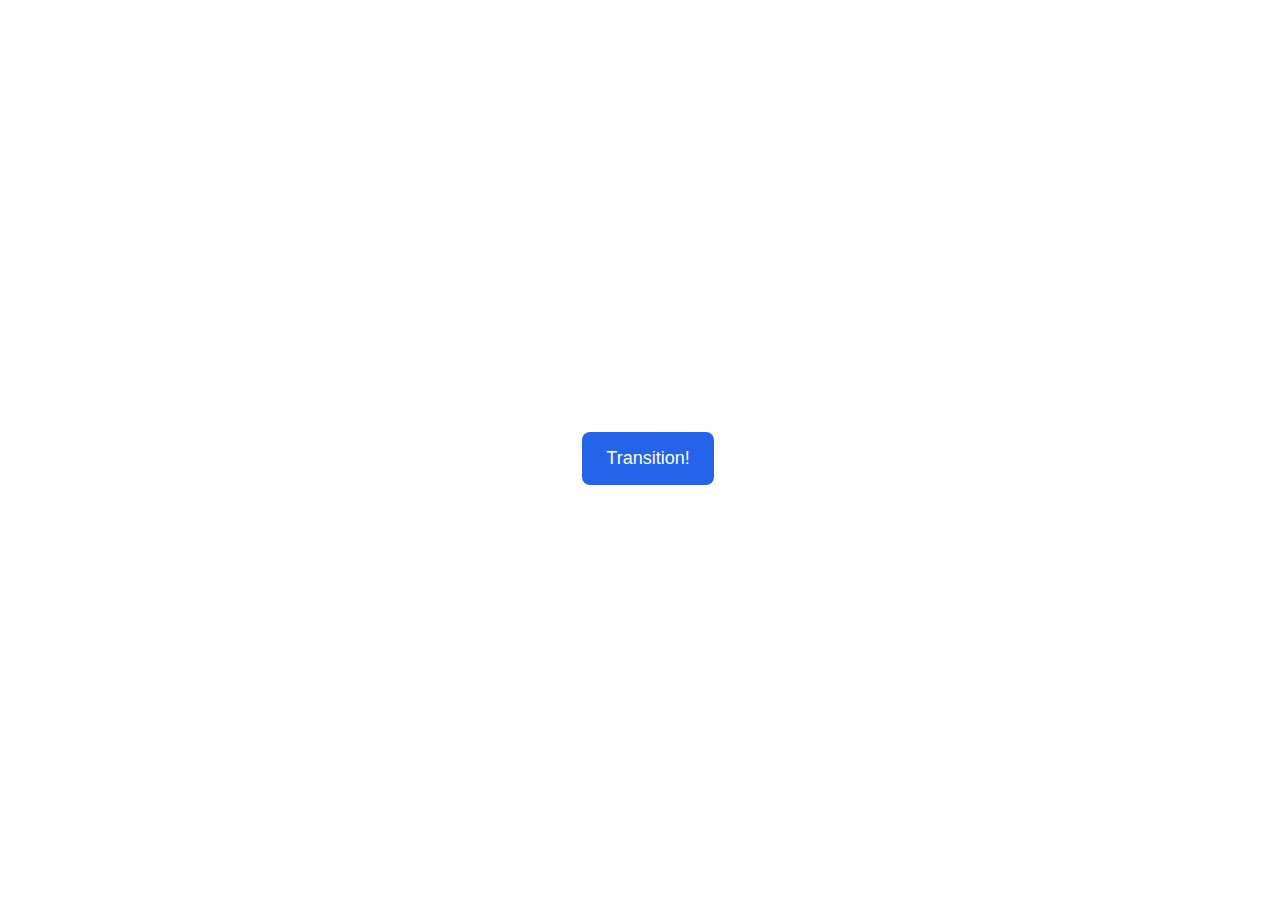
<file: advanced-html-css/animation/01-button-hover/index.html>
<!DOCTYPE html>
<html lang="en">
  <head>
    <meta charset="UTF-8" />
    <meta http-equiv="X-UA-Compatible" content="IE=edge" />
    <meta name="viewport" content="width=device-width, initial-scale=1.0" />
    <title>Button Hover</title>
    <link rel="stylesheet" href="style.css" />
  </head>
  <body>
    <div id="transition-container">
      <button>Transition!</button>
    </div>
  </body>
</html>
</file>
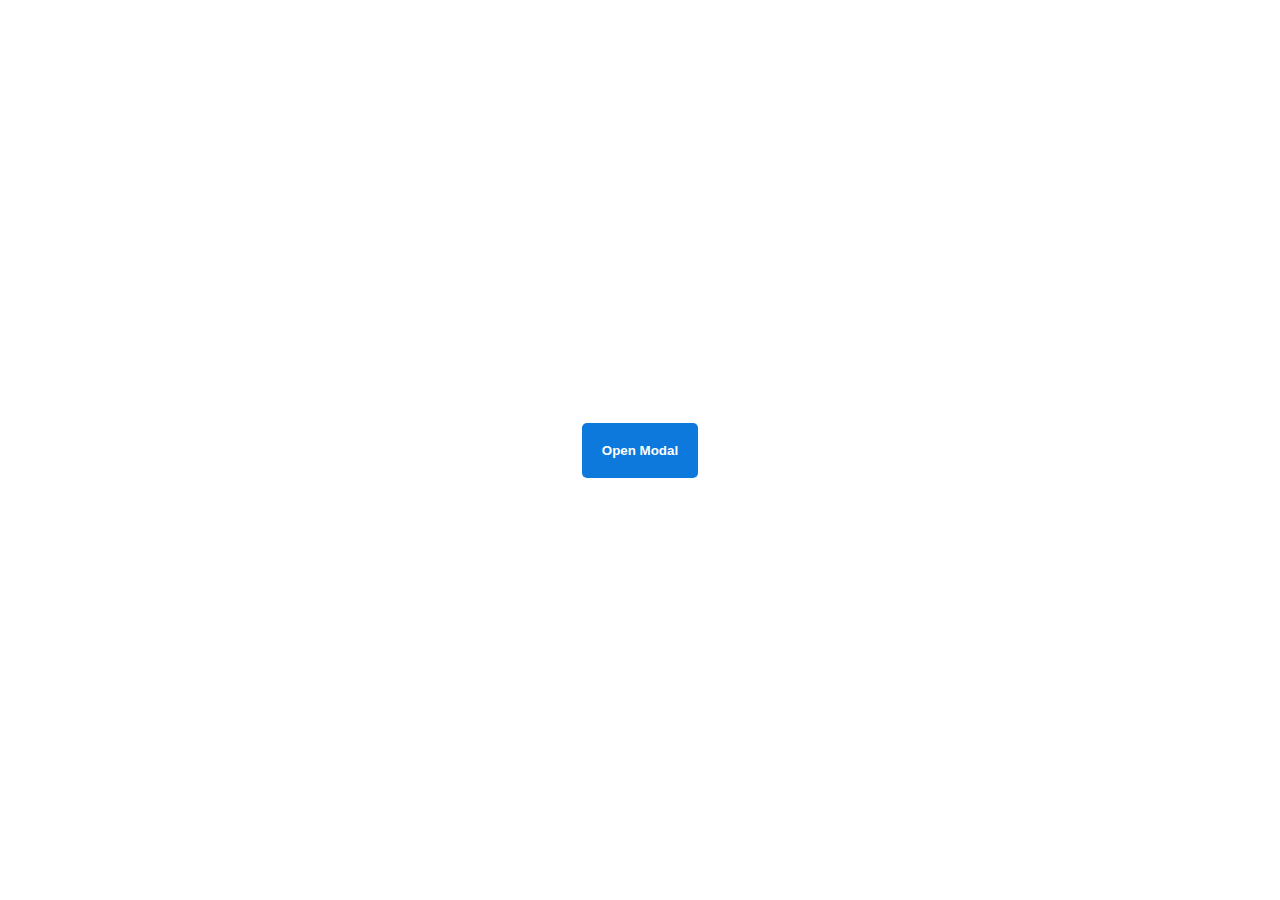
<file: advanced-html-css/animation/02-pop-up/index.html>
<!DOCTYPE html>
<html lang="en">
  <head>
    <meta charset="UTF-8" />
    <meta http-equiv="X-UA-Compatible" content="IE=edge" />
    <meta name="viewport" content="width=device-width, initial-scale=1.0" />
    <title>Popup</title>
    <link rel="stylesheet" href="style.css" />
  </head>
  <body>
    <div class="backdrop"></div>
    <div class="popup-modal">
      <h1>Look at me!</h1>
      <p>I'm a pop up dialog!</p>
      <button id="close-modal">Close Modal</button>
    </div>
    <div class="button-container">
      <button id="trigger-modal">Open Modal</button>
    </div>
    <script src="script.js"></script>
  </body>
</html>
</file>
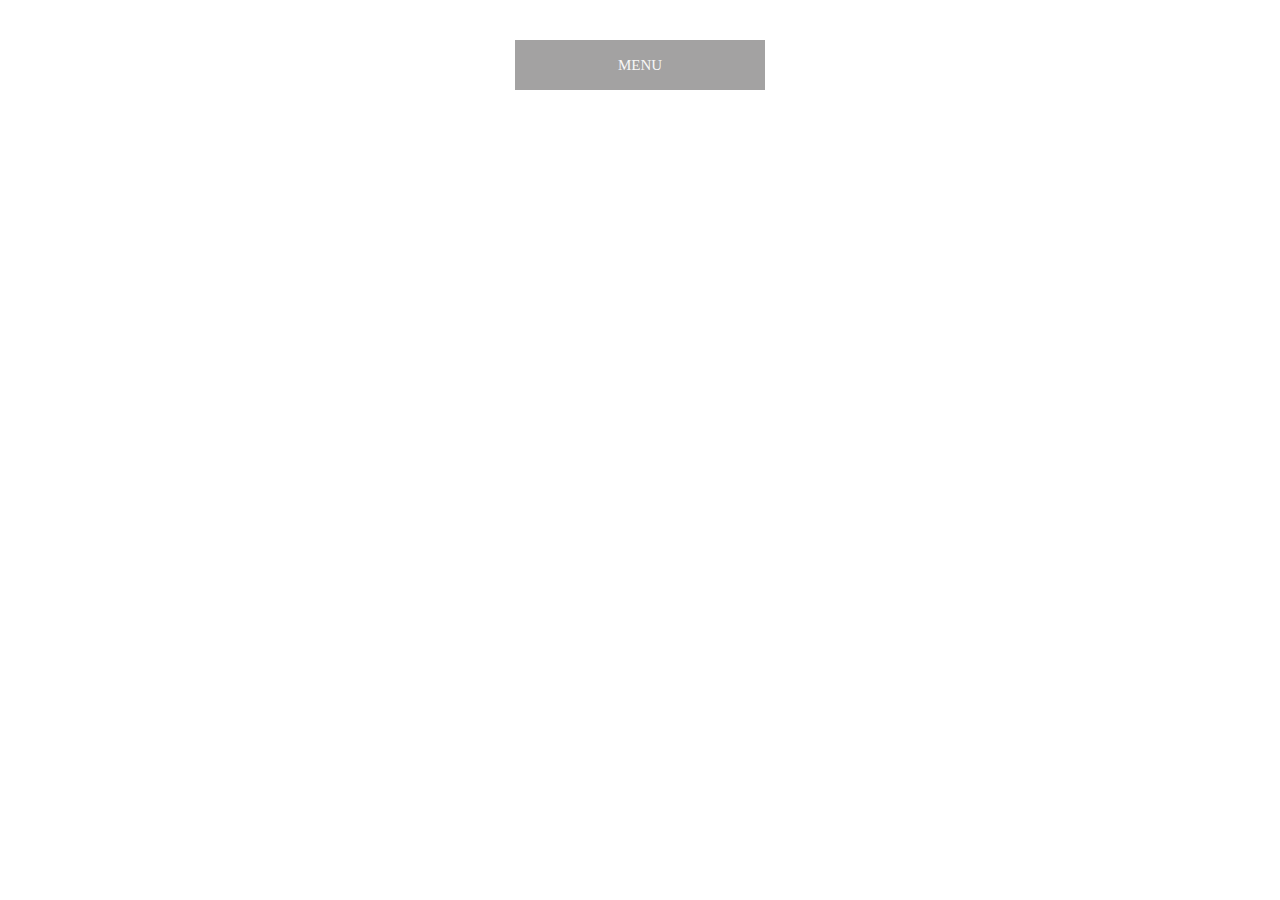
<file: advanced-html-css/animation/03-dropdown-menu/index.html>
<!DOCTYPE html>
<html lang="en">
  <head>
    <meta charset="UTF-8" />
    <meta http-equiv="X-UA-Compatible" content="IE=edge" />
    <meta name="viewport" content="width=device-width, initial-scale=1.0" />
    <title>Dropdown Menu</title>
    <link rel="stylesheet" href="style.css" />
  </head>
  <body>
    <div class="dropdown-container">
        <div class="menu-title">MENU</div>
        <ul class="dropdown-menu">
            <li>ITEM 1</li>
            <li>ITEM 2</li>
            <li>ITEM 3</li>
            <li>ITEM 4</li>
            <li>ITEM 5</li>
        </ul>
    </div>
    <script src="script.js"></script>
  </body>
</html>
</file>
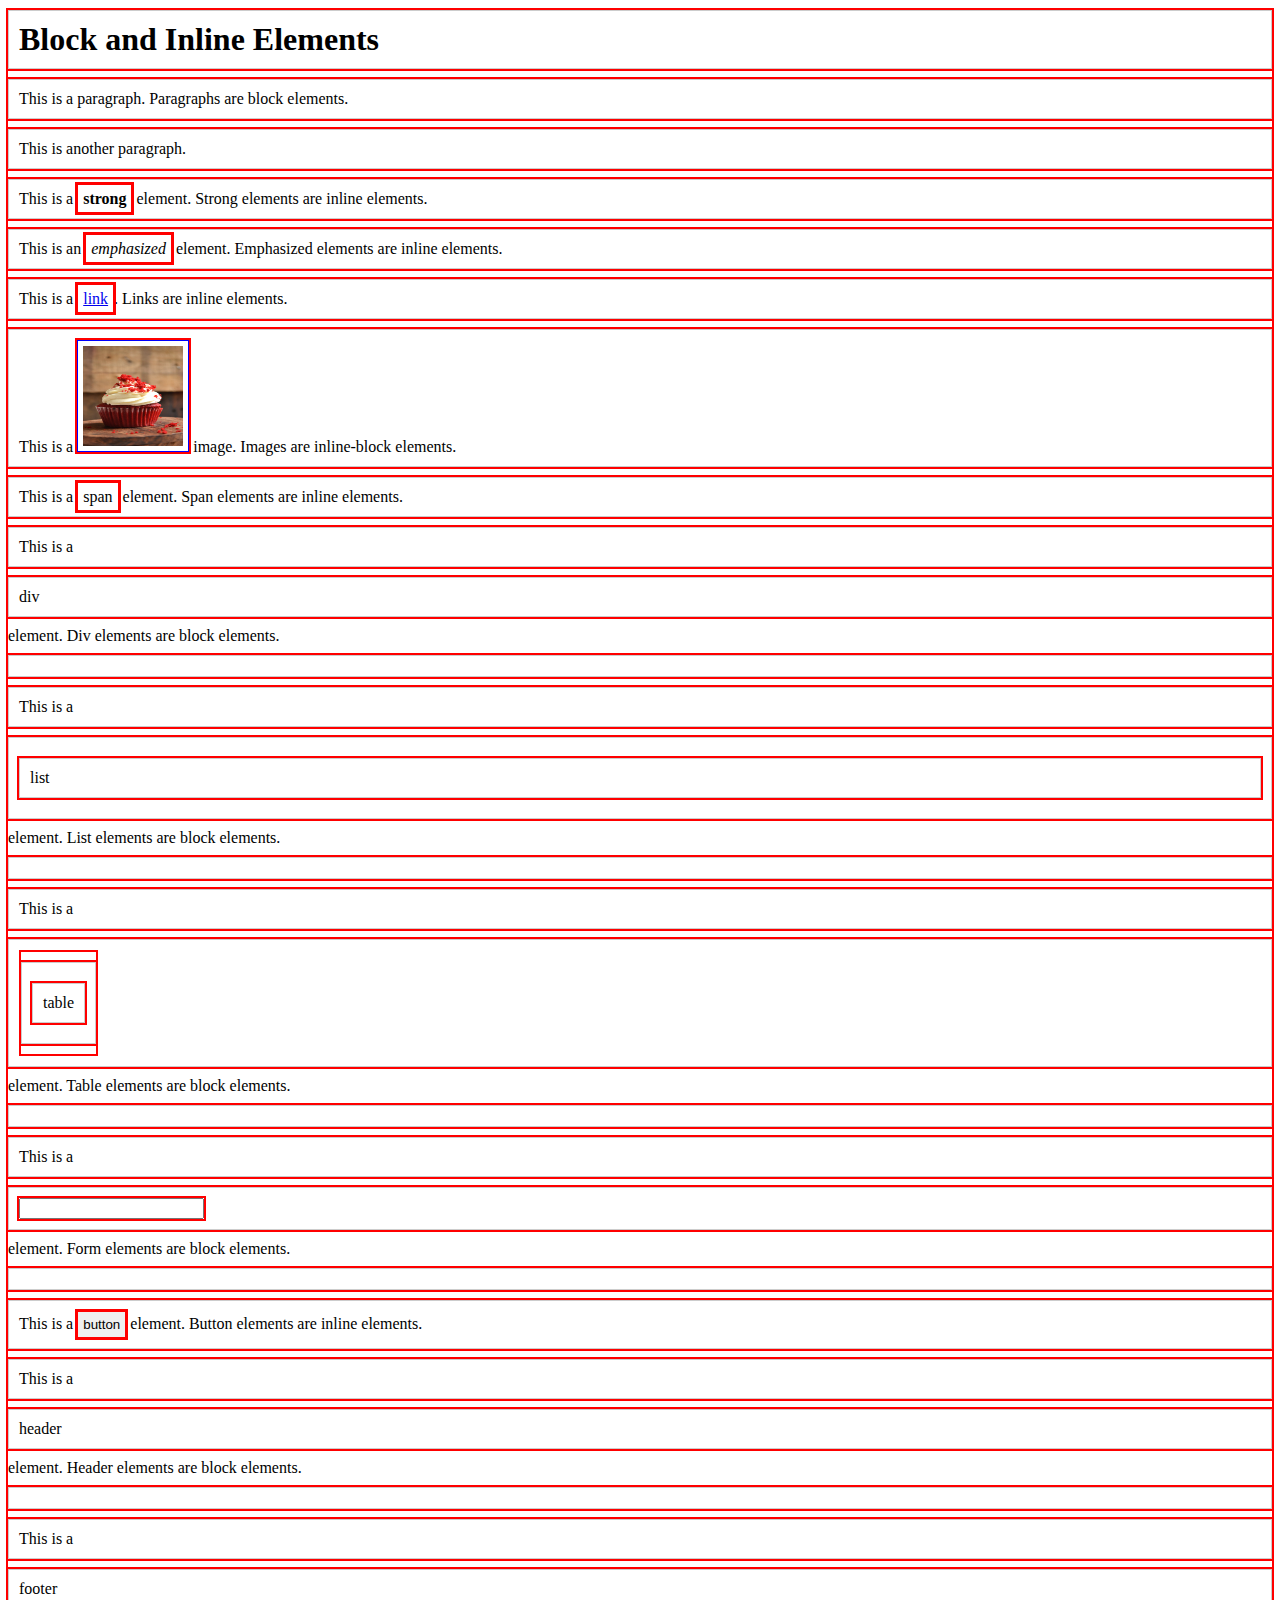
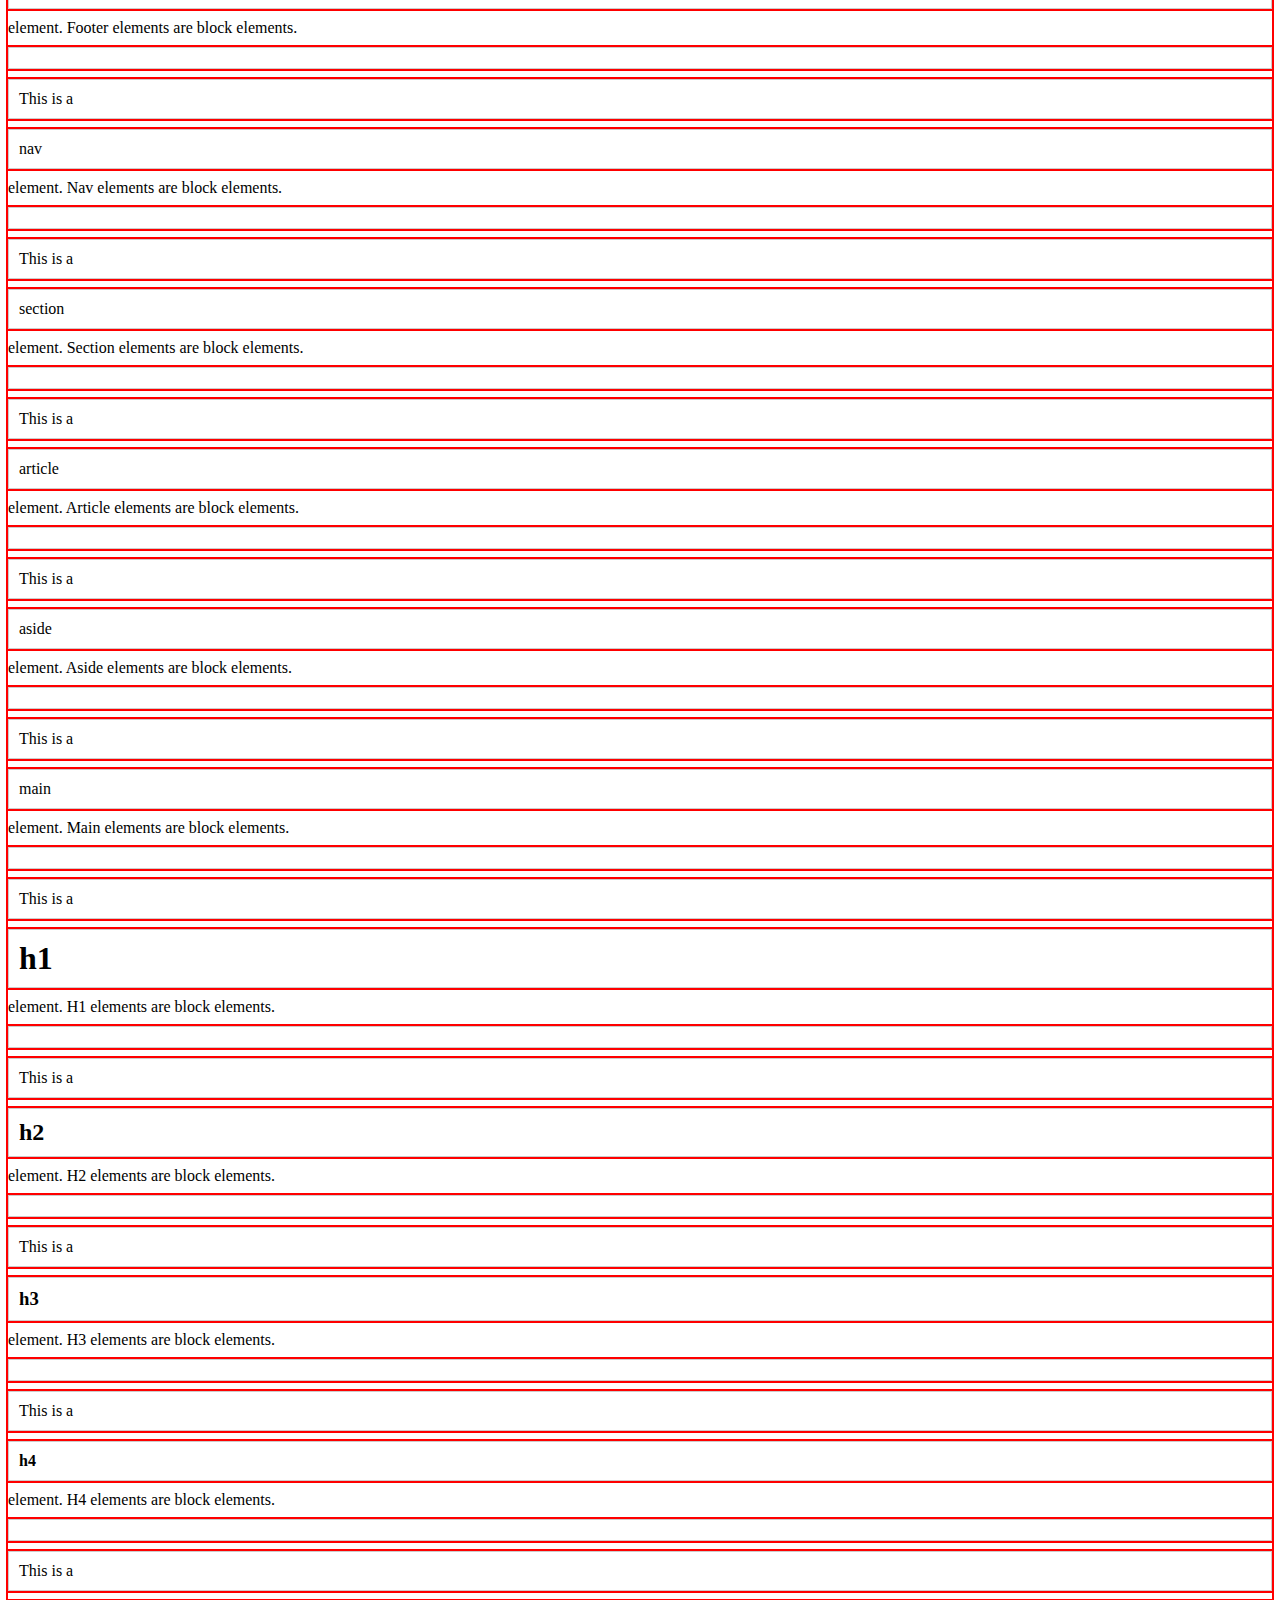
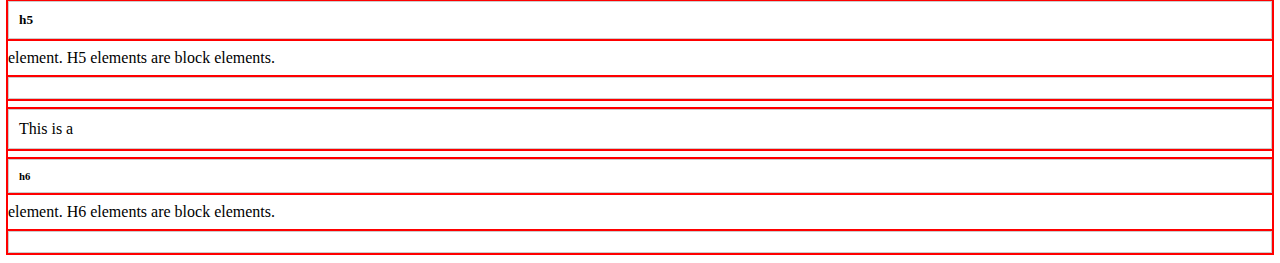
<file: foundations/block-and-inline/00-base exercise/index.html>
<!DOCTYPE html>
<html lang="en">
<head>
    <meta charset="UTF-8">
    <meta name="viewport" content="width=device-width, initial-scale=1.0">
    <title>CSS Foundations: Block and Inline Elements</title>
    <link rel="stylesheet" href="styles.css">
</head>
<body>
    <h1>Block and Inline Elements</h1>
    <p>This is a paragraph. Paragraphs are block elements.</p>
    <p>This is another paragraph.</p>
    <p>This is a <strong>strong</strong> element. Strong elements are inline elements.</p>
    <p>This is an <em>emphasized</em> element. Emphasized elements are inline elements.</p>
    <p>This is a <a href="#">link</a>. Links are inline elements.</p>
    <p>This is a <img src="cupcake.jpg" alt="Cupcake"> image. Images are inline-block elements.</p>
    <p>This is a <span>span</span> element. Span elements are inline elements.</p>
    <p>This is a <div>div</div> element. Div elements are block elements.</p>
    <p>This is a <ul><li>list</li></ul> element. List elements are block elements.</p>
    <p>This is a <table><tr><td>table</td></tr></table> element. Table elements are block elements.</p>
    <p>This is a <form><input type="text"></form> element. Form elements are block elements.</p>
    <p>This is a <button>button</button> element. Button elements are inline elements.</p>
    <p>This is a <header>header</header> element. Header elements are block elements.</p>
    <p>This is a <footer>footer</footer> element. Footer elements are block elements.</p>
    <p>This is a <nav>nav</nav> element. Nav elements are block elements.</p>
    <p>This is a <section>section</section> element. Section elements are block elements.</p>
    <p>This is a <article>article</article> element. Article elements are block elements.</p>
    <p>This is a <aside>aside</aside> element. Aside elements are block elements.</p>
    <p>This is a <main>main</main> element. Main elements are block elements.</p>
    <p>This is a <h1>h1</h1> element. H1 elements are block elements.</p>
    <p>This is a <h2>h2</h2> element. H2 elements are block elements.</p>
    <p>This is a <h3>h3</h3> element. H3 elements are block elements.</p>
    <p>This is a <h4>h4</h4> element. H4 elements are block elements.</p>
    <p>This is a <h5>h5</h5> element. H5 elements are block elements.</p>
    <p>This is a <h6>h6</h6> element. H6 elements are block elements.</p>
</body>
</html>
</file>
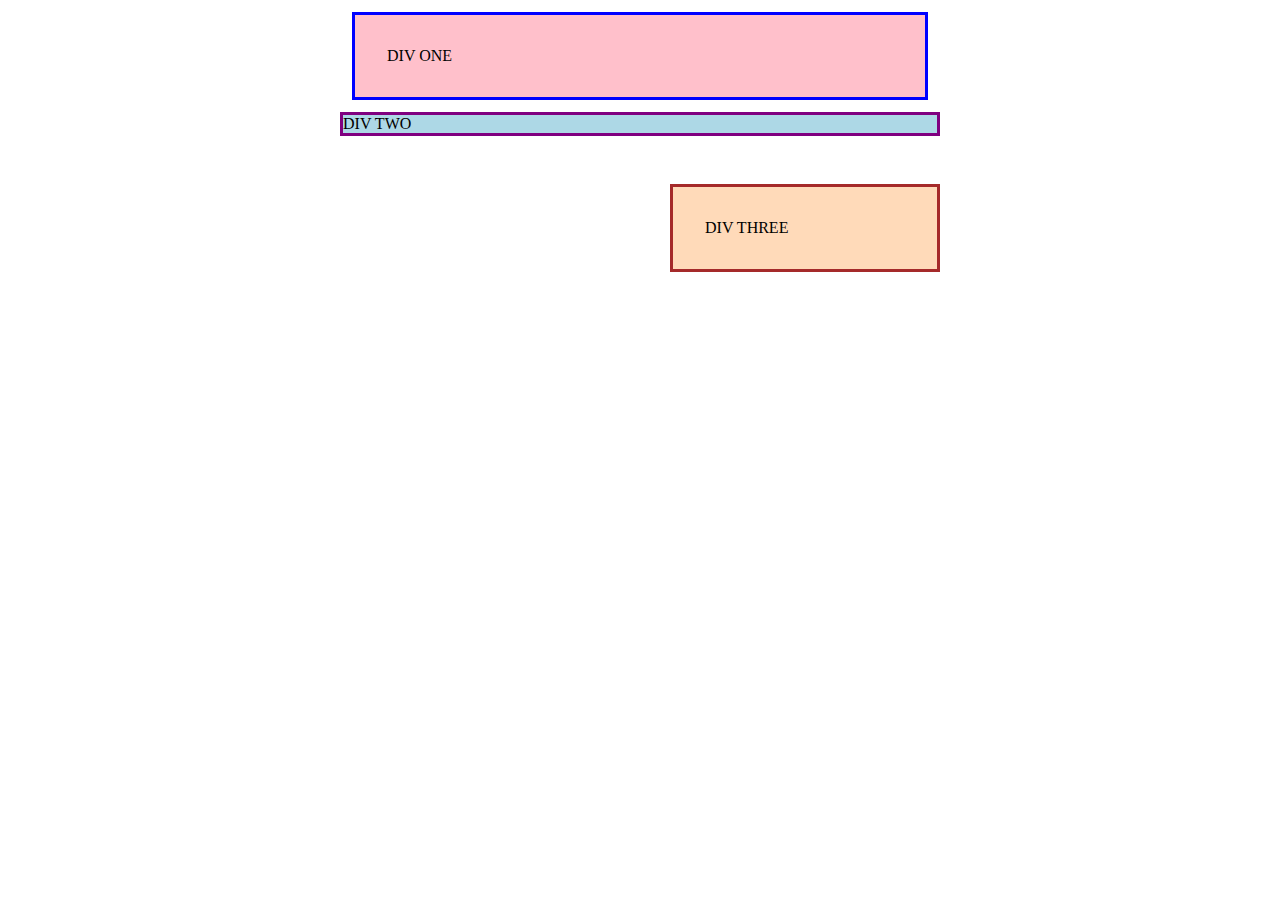
<file: foundations/block-and-inline/01-margin-and-padding-1/index.html>
<!DOCTYPE html>
<html lang="en">
  <head>
    <meta charset="UTF-8">
    <meta http-equiv="X-UA-Compatible" content="IE=edge">
    <meta name="viewport" content="width=device-width, initial-scale=1.0">
    <title>Margin and Padding exercise</title>
    <link rel="stylesheet" href="style.css">
  </head>
  <body>
    <div class="one">
      DIV ONE
    </div>
    <div class="two">
      DIV TWO
    </div>
    <div class="three">
      DIV THREE
    </div>
  </body>
</html>
</file>
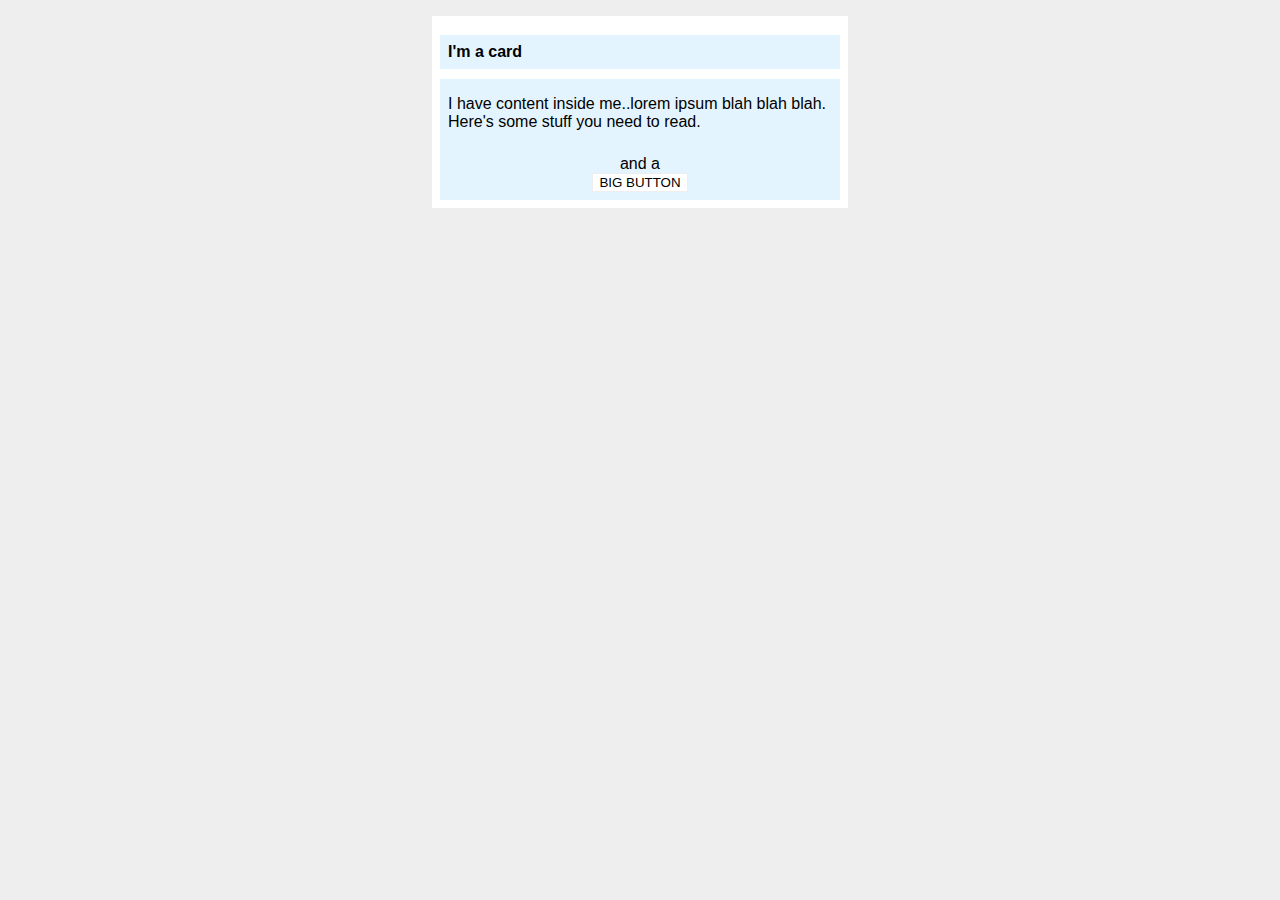
<file: foundations/block-and-inline/02-margin-and-padding-2/index.html>
<!DOCTYPE html>
<html lang="en">
  <head>
    <meta charset="UTF-8">
    <meta http-equiv="X-UA-Compatible" content="IE=edge">
    <meta name="viewport" content="width=device-width, initial-scale=1.0">
    <title>Margin and Padding exercise 2</title>
    <link rel="stylesheet" href="style.css">
  </head>
  <body>
    <div class="card">
      <h1 class="title">I'm a card</h1>
      <div class="content">I have content inside me..lorem ipsum blah blah blah. Here's some stuff you need to read.</div>
      <div class="button-container">and a <button>BIG BUTTON</button></div>
    </div>
  </body>
</html>
</file>
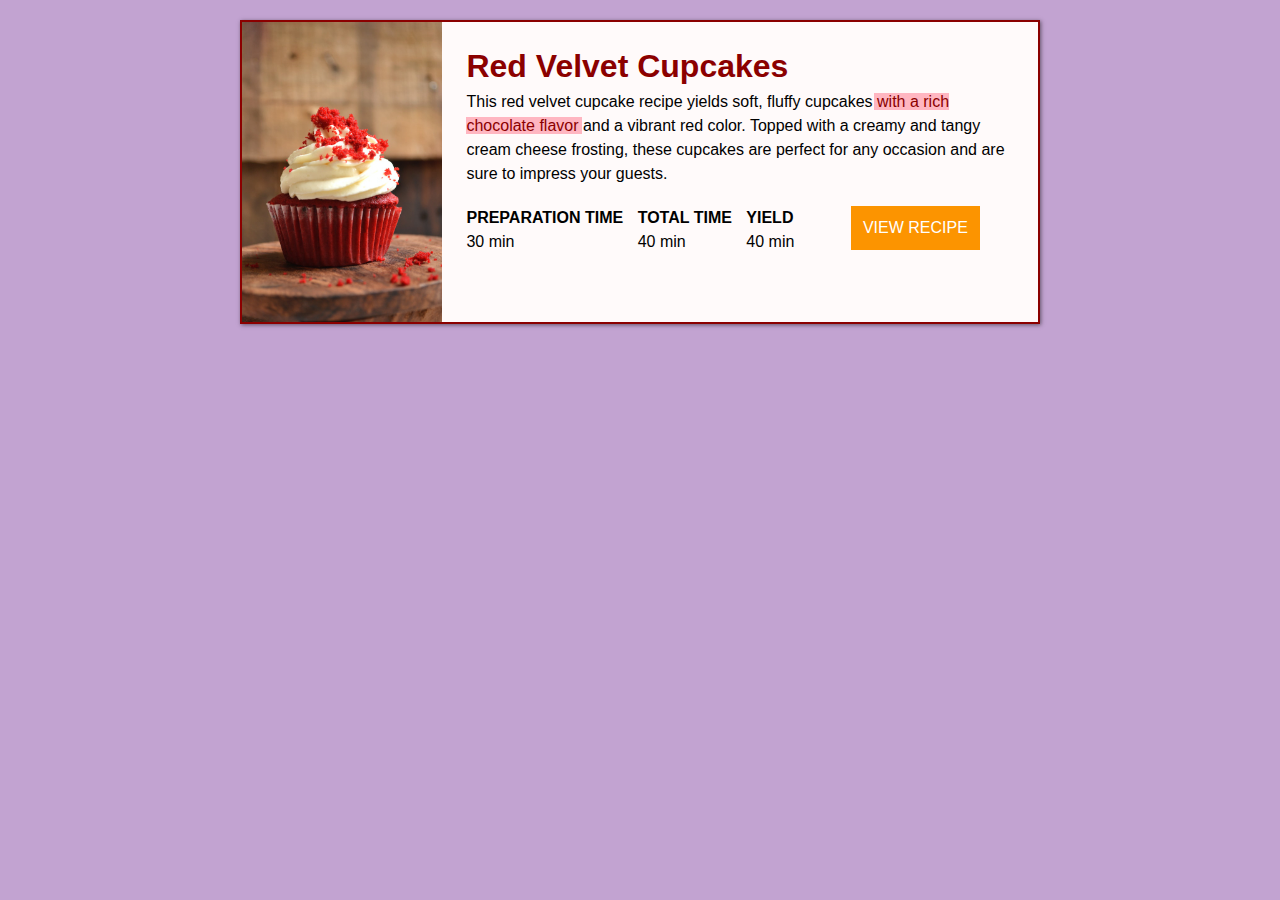
<file: foundations/block-and-inline/03-BlockandInline-cupcake/index.html>
<!DOCTYPE html>
<html lang="en">

<head>
    <meta charset="UTF-8" />
    <meta name="viewport" content="width=device-width, initial-scale=1.0" />
    <title>Recipe Card</title>
    <link rel="stylesheet" href="index.css" />
</head>

<body>
    <div class="container" id="container">
        <div class="recipe-card feature">
            <img src="cupcake.jpg" alt="Red Velvet Cupcake - Photo by luisana zerpa on Unsplash" />
            <div class="recipe-content">
                <h1>Red Velvet Cupcakes</h1>
                <p>This red velvet cupcake recipe yields soft, fluffy cupcakes <span class="highlight">with a rich
                        chocolate flavor</span> and a vibrant red color. Topped with a creamy and tangy cream cheese
                    frosting, these cupcakes are perfect for any occasion and are sure to impress your guests.</p>
                <section class="recipe-info">
                    <ul>
                        <li class="recipe-prep-time">
                            <h2>Preparation Time</h2>
                            <p>30 min</p>
                        </li>
                        <li>
                            <h2>Total Time</h2>
                            <p>40 min</p>
                        </li>
                        <li>
                            <h2>Yield</h2>
                            <p>40 min</p>
                        </li>
                    </ul>
                </section>
                <a href="#">View recipe</a>
            </div>

        </div>
    </div>
</body>

</html>
</file>
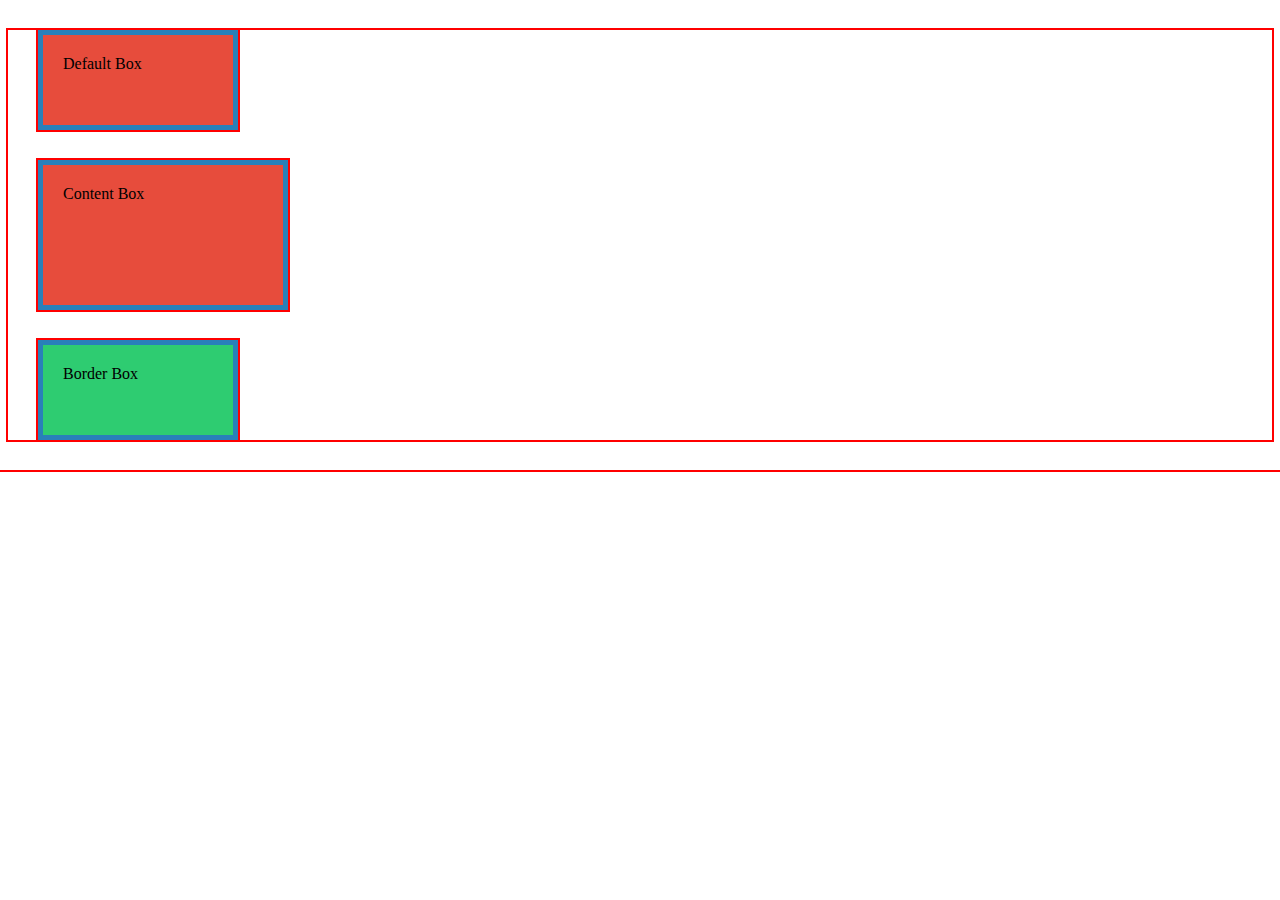
<file: foundations/box-model/00-base-exercise/index.html>
<!DOCTYPE html>
<html lang="tr">
<head>
    <meta charset="UTF-8">
    <meta name="viewport" content="width=device-width, initial-scale=1.0">
    <title>Box Sizing Örneği</title>
    <link rel="stylesheet" href="styles.css">
</head>
<body>
    <div class="box default-box">Default Box</div>
    <div class="box content-box">Content Box</div>
    <div class="box border-box">Border Box</div>
</body>
</html>
</file>
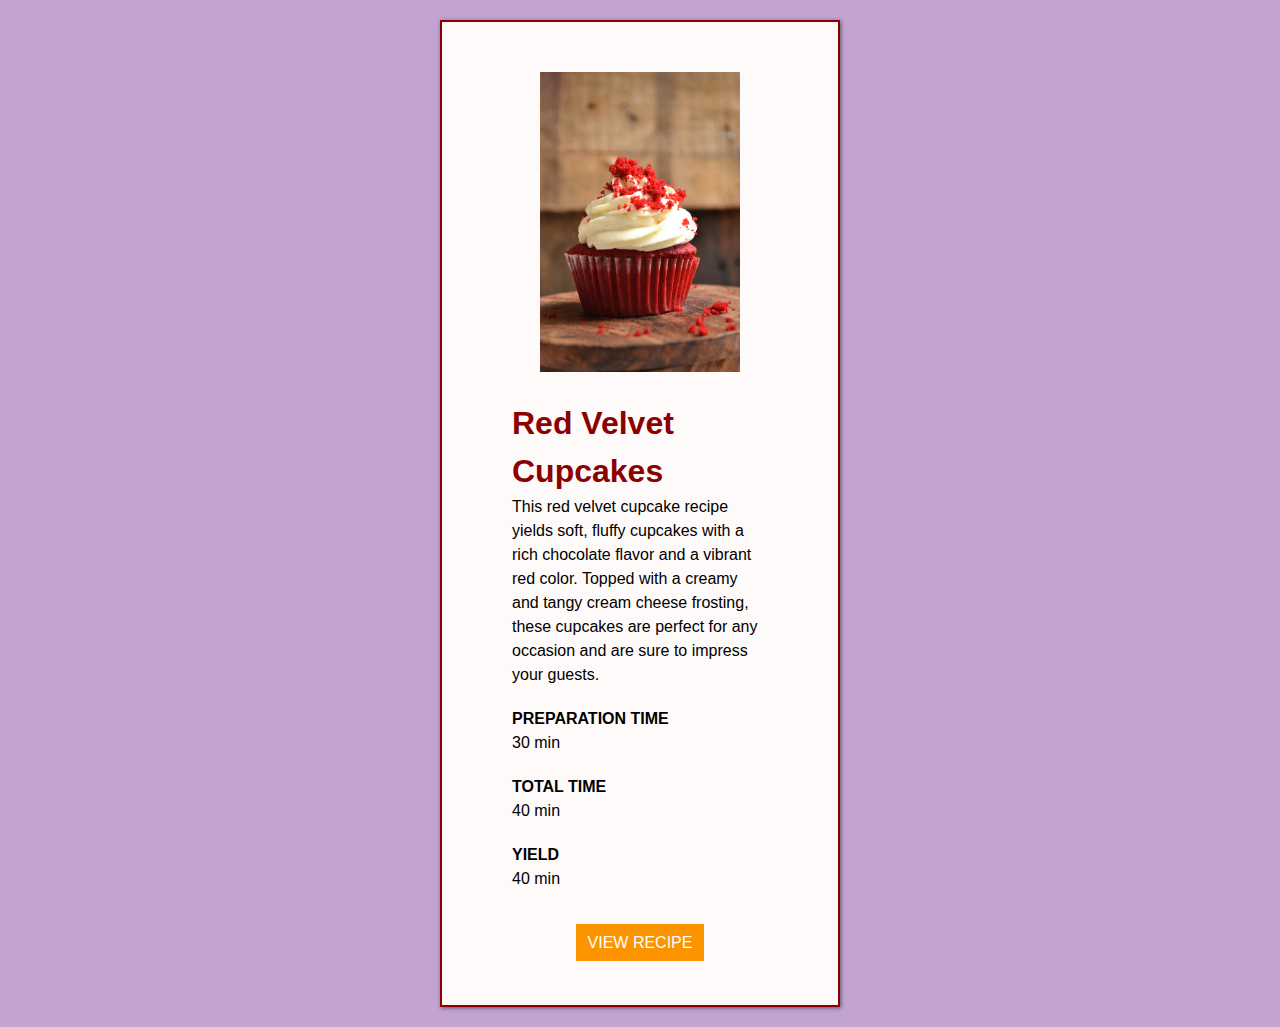
<file: foundations/box-model/01-Lesson-exercise/index.html>
<!DOCTYPE html>
<html lang="en">

<head>
    <meta charset="UTF-8" />
    <meta name="viewport" content="width=device-width, initial-scale=1.0" />
    <title>Recipe Card</title>
    <link rel="stylesheet" href="index.css" />
</head>

<body>
    <div class="container" id="container">
        <div class="recipe-card feature">
            <img src="cupcake.jpg" alt="Red Velvet Cupcake - Photo by luisana zerpa on Unsplash" />
            <div class="recipe-content">
                <h1>Red Velvet Cupcakes</h1>
                <p>This red velvet cupcake recipe yields soft, fluffy cupcakes with a rich chocolate flavor and a
                    vibrant red color. Topped with a creamy and tangy cream cheese frosting, these cupcakes are perfect
                    for any occasion and are sure to impress your guests.</p>
                <section class="recipe-info">
                    <ul>
                        <li class="recipe-prep-time">
                            <h2>Preparation Time</h2>
                            <p>30 min</p>
                        </li>
                        <li>
                            <h2>Total Time</h2>
                            <p>40 min</p>
                        </li>
                        <li>
                            <h2>Yield</h2>
                            <p>40 min</p>
                        </li>
                    </ul>
                </section>
            </div>
            <a href="#">View recipe</a>
        </div>
    </div>
</body>

</html>
</file>
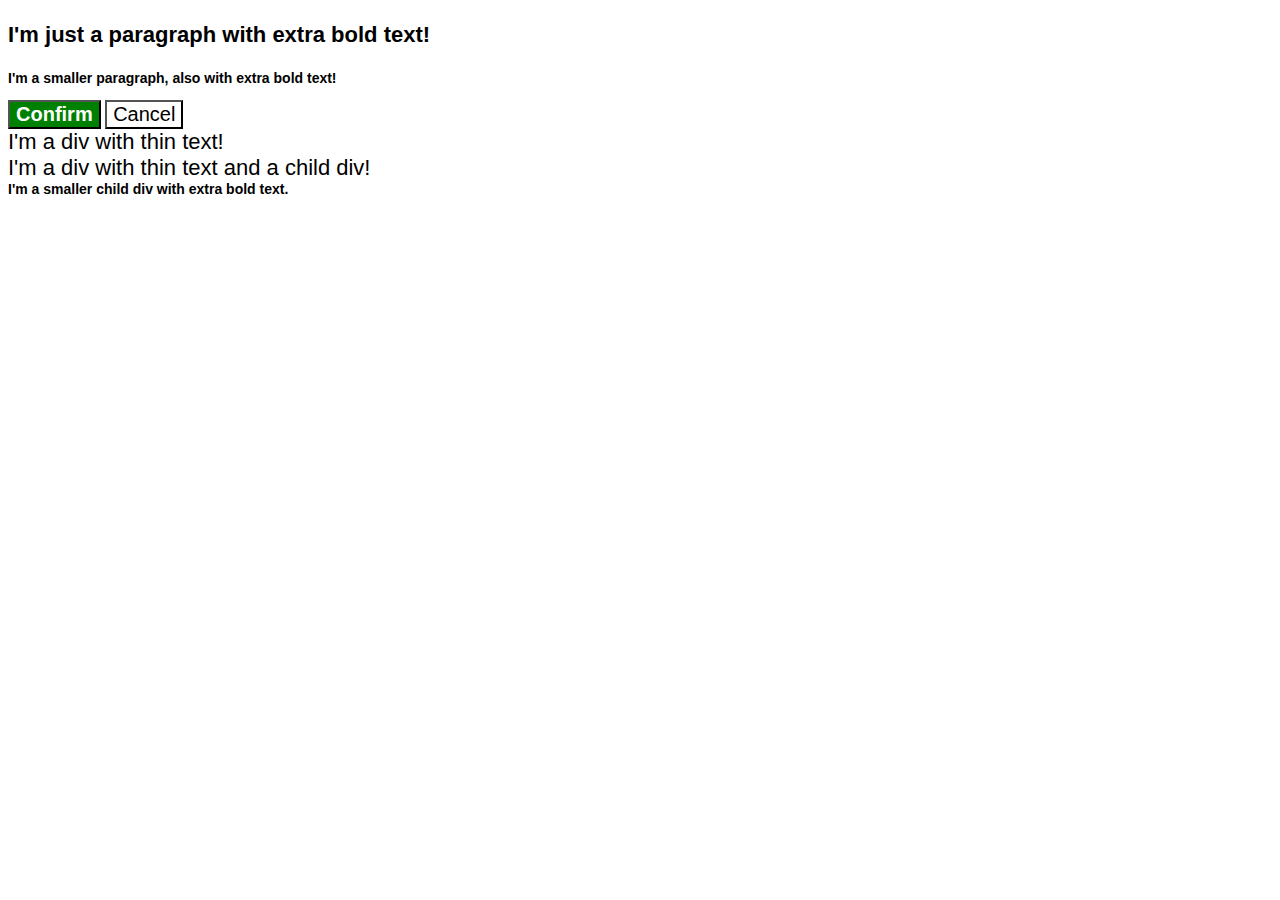
<file: foundations/cascade/01-cascade-fix/index.html>
<!DOCTYPE html>
<html lang="en">

<head>
  <meta charset="UTF-8">
  <meta http-equiv="X-UA-Compatible" content="IE=edge">
  <meta name="viewport" content="width=device-width, initial-scale=1.0">
  <title>Fix the Cascade</title>
  <link rel="stylesheet" href="style.css">
</head>

<body>
  <p class="para">I'm just a paragraph with extra bold text!</p>
  <p class="para small-para">I'm a smaller paragraph, also with extra bold text!</p>

  <button id="confirm-button" class="button confirm">Confirm</button>
  <button id="cancel-button" class="button cancel">Cancel</button>

  <div class="text">I'm a div with thin text!</div>
  <div class="text">I'm a div with thin text and a child div!
    <div class="text child">I'm a smaller child div with extra bold text.</div>
  </div>
</body>

</html>
</file>
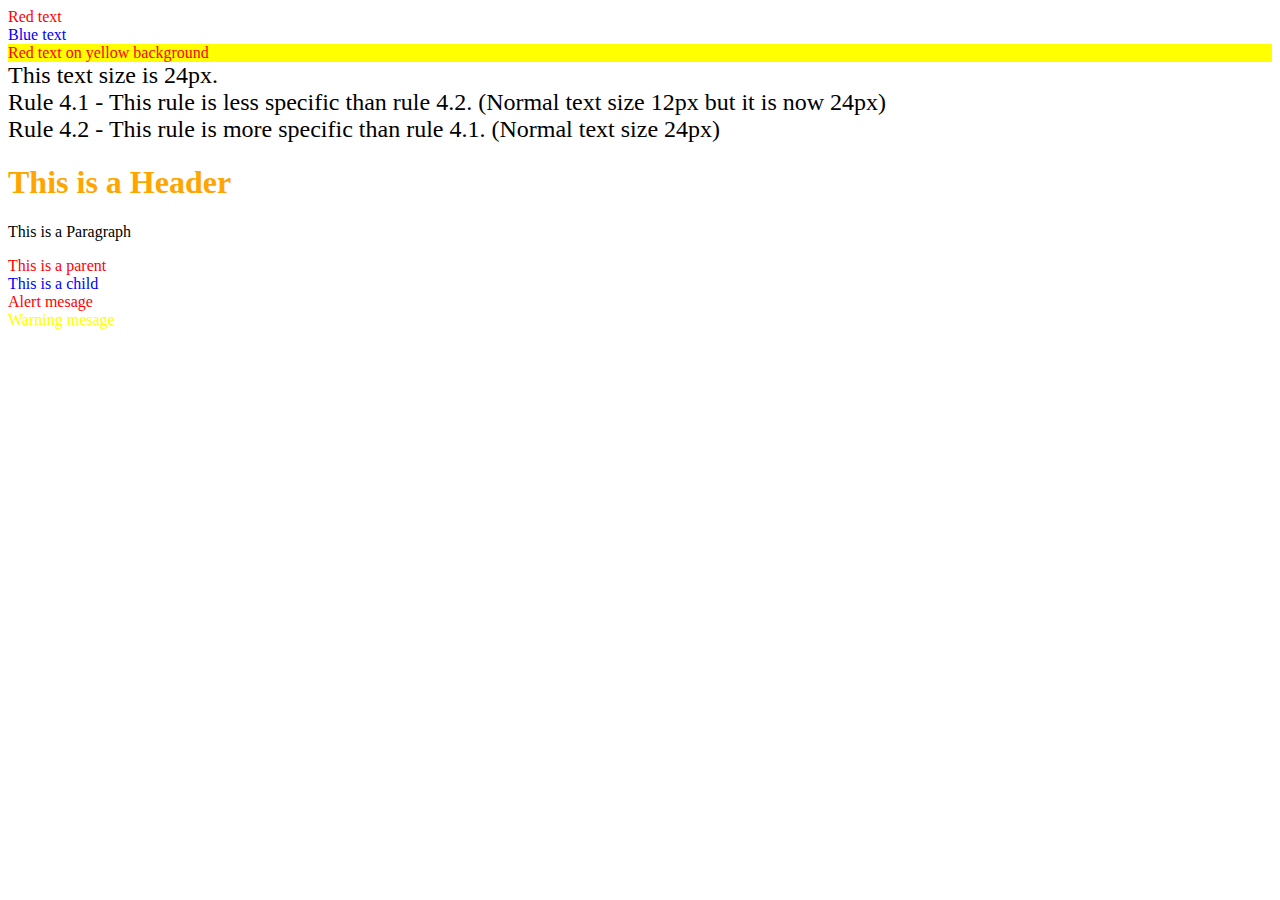
<file: foundations/cascade/02-cascade-exercise/index.html>
<!DOCTYPE html>
<html lang="en">

<head>
    <meta charset="UTF-8">
    <meta http-equiv="X-UA-Compatible" content="IE=edge">
    <meta name="viewport" content="width=device-width, initial-scale=1.0">
    <title>Fix the Cascade</title>
    <link rel="stylesheet" href="index.css">
</head>

<body>
<!-- rule 0 -->

<div class="main">
    <div class="list subsection">Red text</div>
</div>
<!-- rule 1 -->
<div class="main2">
    <div class="list2" id="subsection2">Blue text</div>
</div>
<!-- rule 2 -->
<div class="main3">
    <div class="list3" id="subsection3">Red text on yellow background</div>
</div>
<!-- rule 3 -->
<div class="class">
  <div class="second-class">
     This text size is 24px.
  </div>
<!-- rule 4 -->
 <div class="class second-class">
  Rule 4.1 - This rule is less specific than rule 4.2. (Normal text size 12px but it is now 24px)
</div>
<div class="class">
  <div class="second-class">
    Rule 4.2 - This rule is more specific than rule 4.1. (Normal text size 24px)
  </div>
</div>
<!-- rule 5 -->
 <h1>This is a Header</h1>
<p>This is a Paragraph</p>
<!-- rule 6 -->
<!-- Inheritance  -->

<div id="parent">This is a parent
    <div class="child">This is a child</div>
</div>
<!-- rule 7 -->
 <div class="alert">
  Alert mesage
</div>

<div class="warning">
  Warning mesage
</div>

</div>
</body>

</html>
</file>
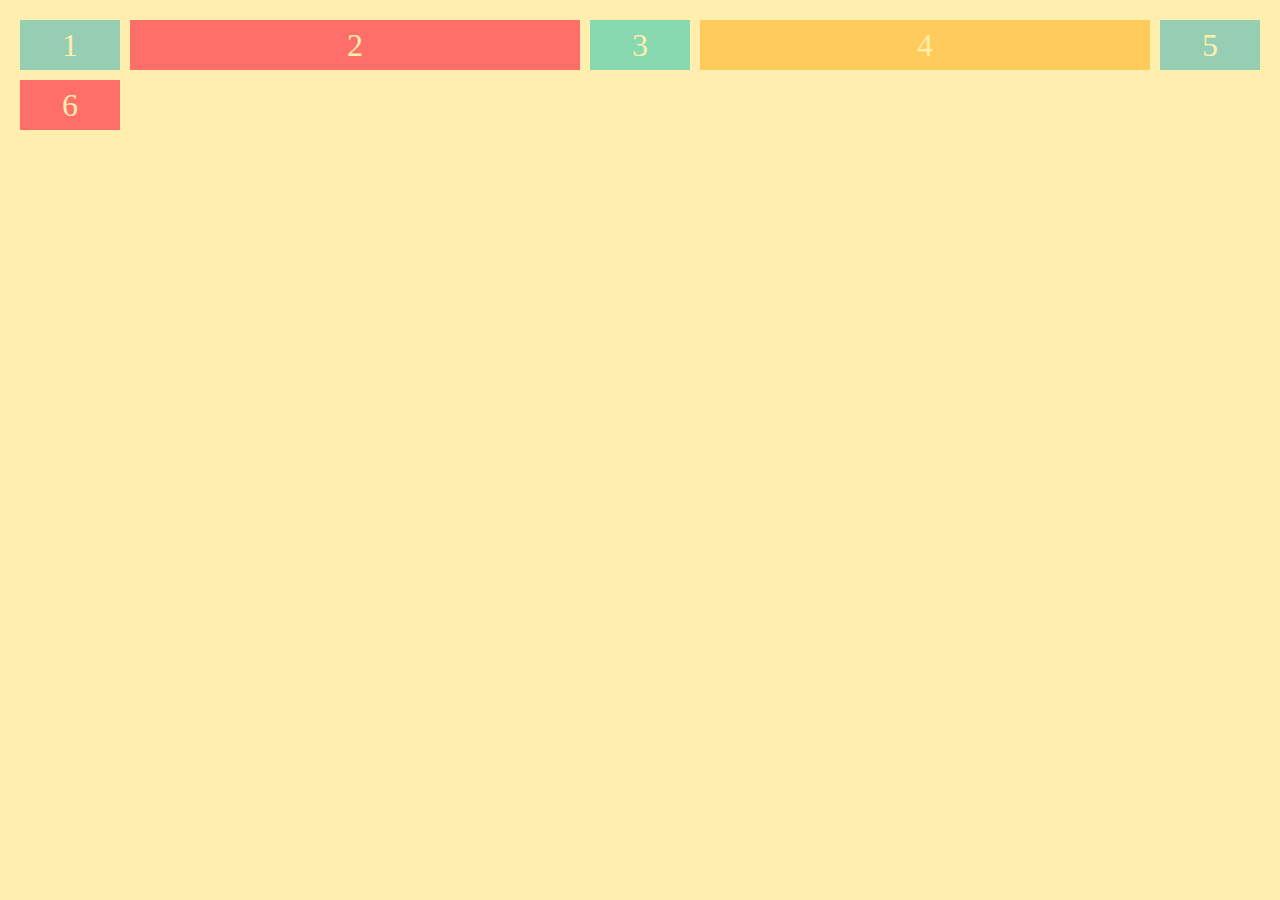
<file: foundations/CSSGridTutor/01-Scrimba-Grid-Start/index.html>
<html>
    <head>
        <link rel="stylesheet" href="basic.css">
        <style>
            .container {    
                display: grid;
                grid-template-columns: 100px auto 100px auto 100px;
                grid-template-rows: 50px 50px 200px 50px;
                grid-gap: 10px;
            }
        </style>
    </head>
    <body>
        <div class="container">
            <div>1</div>
            <div>2</div>
            <div>3</div>
            <div>4</div>
            <div>5</div>
            <div>6</div>
        </div>
    </body>
</html>
</file>
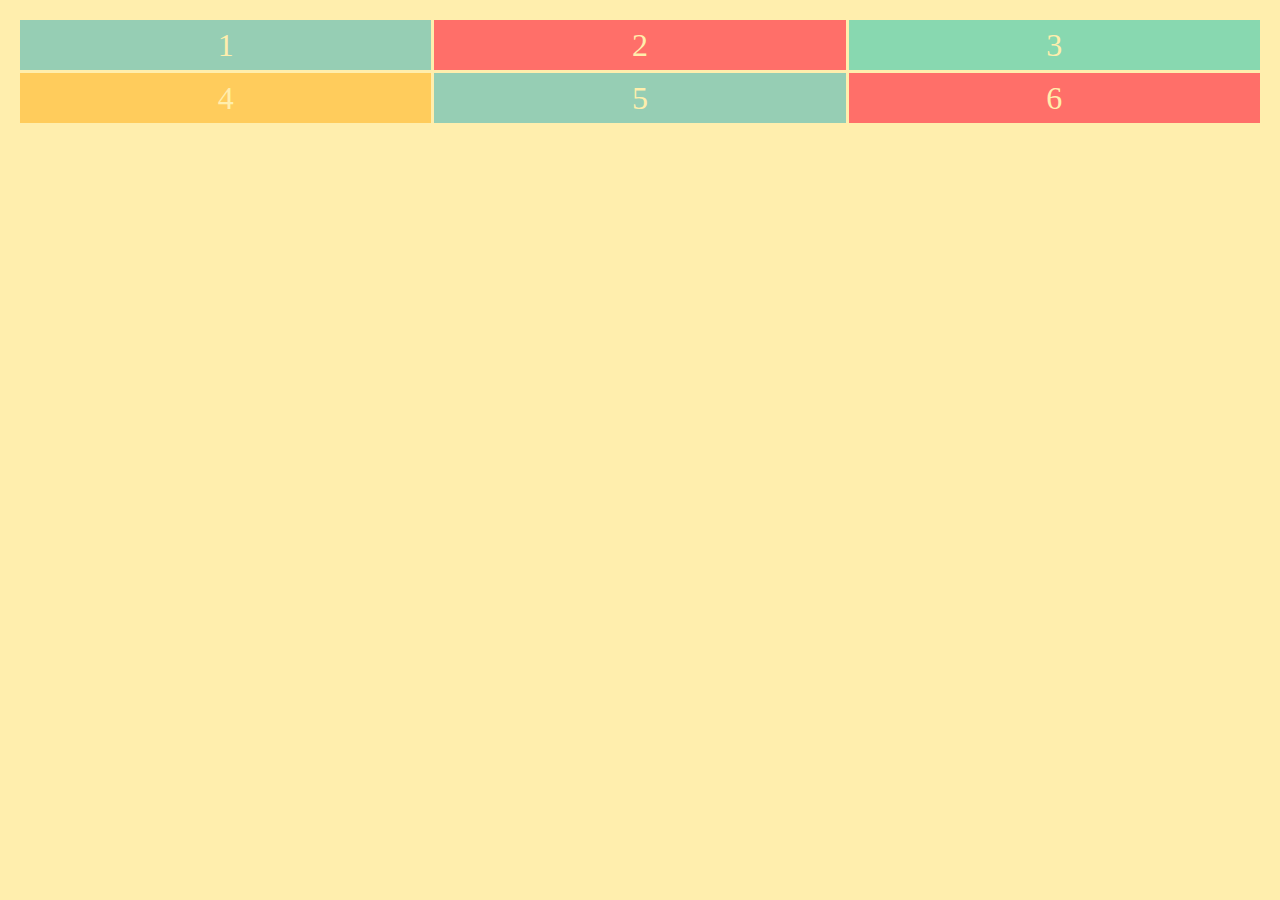
<file: foundations/CSSGridTutor/02-Scrimba-Fraction/index.html>
<html>
    <head>
        <link rel="stylesheet" href="index.css">
        <link rel="stylesheet" href="basic.css">
    </head>
    <body>
        <div class="container">
            <div>1</div>
            <div>2</div>
            <div>3</div>
            <div>4</div>
            <div>5</div>
            <div>6</div>
        </div>
    </body>
</html>
</file>
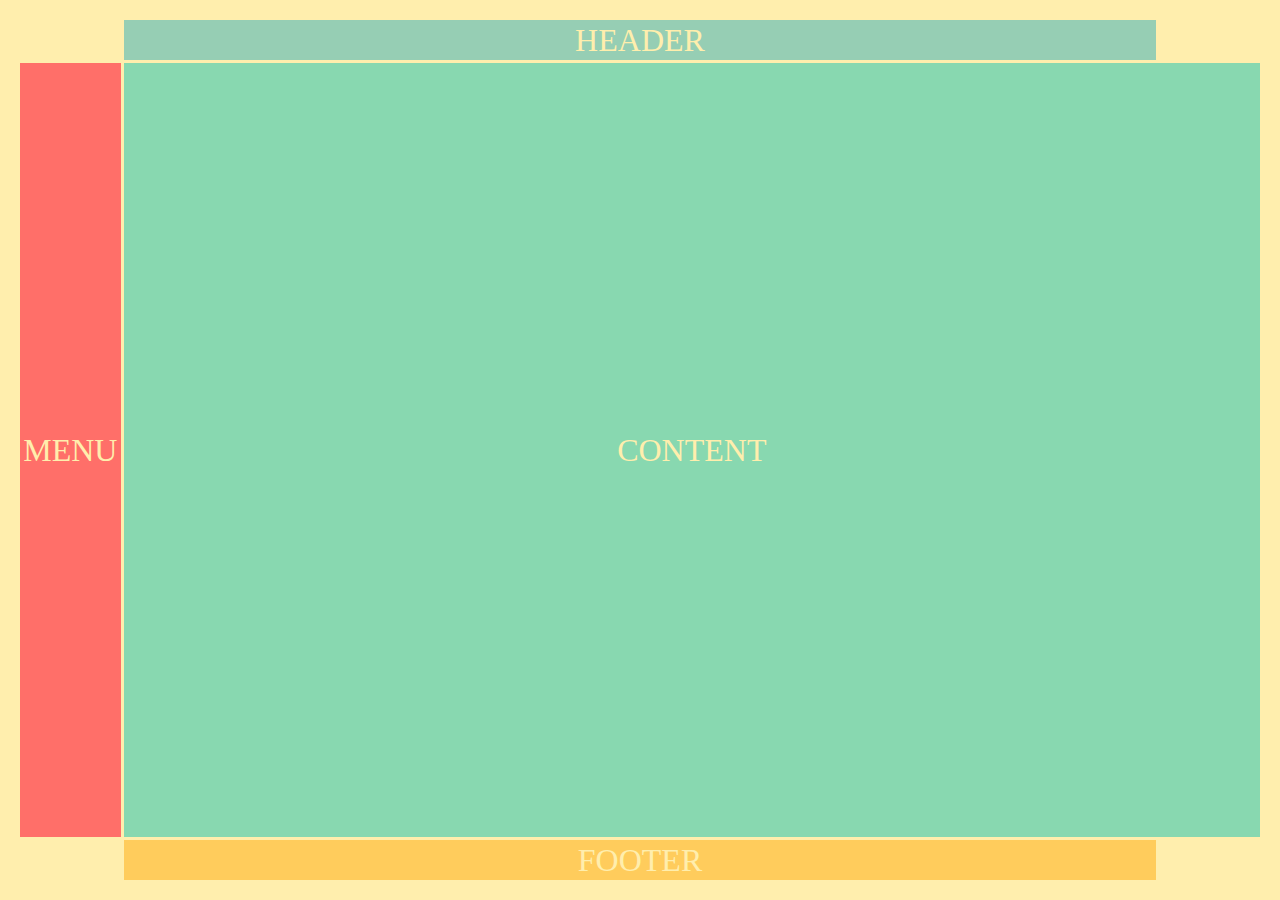
<file: foundations/CSSGridTutor/03-Positioningitems/index.html>
<html>
    <head>
        <link rel="stylesheet" href="index.css">
        <link rel="stylesheet" href="basic.css">
    </head>
    <body>
        <div class="container">
            <div class="header">HEADER</div>
            <div class="menu">MENU</div>
            <div class="content">CONTENT</div>
            <div class="footer">FOOTER</div>
        </div>
    </body>
</html>
</file>
<file: advanced-html-css/animation/01-button-hover/style.css>
#transition-container {
  width: 100vw;
  height: 100vh;
  display: flex;
  flex-direction: column;
  justify-content: center;
  align-items: center;
  font-family: Arial, sans-serif;
}

button {
  border-radius: 8px;
  border: none;
  background-color: #2563eb;
  color: white;
  font-size: 18px;
  padding: 16px 24px;
  text-align: center;
}
</file>
<file: advanced-html-css/animation/02-pop-up/style.css>
* {
  padding: 0;
  margin: 0;
}

body {
  overflow: hidden;
}

.button-container {
  width: 100vw;
  height: 100vh;
  background-color: #ffffff;
  opacity: 100%;
  display: flex;
  align-items: center;
  justify-content: center;
}

button {
  padding: 20px;
  color: #ffffff;
  background-color: #0e79dd;
  border: none;
  border-radius: 5px;
  font-weight: 600;
}

.popup-modal {
  padding: 32px 64px;
  background-color: white;
  border: 1px solid black;
  border-radius: 10px;
  position: fixed;
  top: 50%;
  left: 50%;
  transform-origin: center;
  transform: translate(-50%, -50%);
  pointer-events: none;
  opacity: 0%;
  text-align: center;
}

.popup-modal p {
  margin-bottom: 24px;
}

.backdrop {
  pointer-events: none;
  position: fixed;
  inset: 0;
  background: #000;
  opacity: 0%;
}

.popup-modal.show {
  opacity: 100%;
  pointer-events: all;
}

.backdrop.show {
  opacity: 30%;
}
</file>
<file: advanced-html-css/animation/03-dropdown-menu/style.css>
.dropdown-container {
  max-width: 250px;
  margin: 40px auto;
  text-align: center;
  line-height: 50px;
  font-size: 15px;
  color: rgb(247, 247, 247);
  cursor: pointer;
}

.menu-title {
  background-color: rgb(163, 162, 162);
}

.dropdown-menu {
  list-style: none;
  padding: 0;
  margin: 0;
  background-color: rgb(99, 97, 97);

  display: none;
}

ul.dropdown-menu li:hover {
  background: rgb(47, 46, 46);
}

.visible {
  display: block;
}
</file>
<file: foundations/block-and-inline/00-base exercise/styles.css>
* {
    outline: 2px solid red;
}

/* styles.css */

/* Block elements */
h1, p, div, ul, li, table, tr, td, form, header, footer, nav, section, article, aside, main, h1, h2, h3, h4, h5, h6 {
    display: block;
    margin: 10px 0; /* Adding some margin for better visualization */
    padding: 10px;
    border: 1px solid #ccc; /* Adding a border to visualize the block elements */
}

/* Inline elements */
strong, em, a, img, span, button {
    display: inline;
    padding: 5px;
    border: 1px solid #f00; /* Adding a border to visualize the inline elements */
}

/* Inline-block elements */
img {
    display: inline-block;
    width: 100px; /* Example width for visualization */
    height: 100px; /* Example height for visualization */
    border: 1px solid #00f; /* Adding a border to visualize the inline-block elements */
}
</file>
<file: foundations/block-and-inline/01-margin-and-padding-1/style.css>
body {
  max-width: 600px;
  margin: 0 auto;
}

.one {
  background: pink;
  border: 3px solid blue;
  /* CHANGE ME */
  padding: 32px;
  margin: 12px;
}

.two {
  background: lightblue;
  border: 3px solid purple;
  /* CHANGE ME */
  margin-bottom: 48px;
}

.three {
  background: peachpuff;
  border: 3px solid brown;
  width: 200px;
  /* CHANGE ME */
  padding: 32px;
  margin-left:  auto;
}
</file>
<file: foundations/block-and-inline/02-margin-and-padding-2/style.css>
body {
  background: #eee;
  font-family: sans-serif;
}

.card {
  width: 400px;
  background: #fff;
  margin: 16px auto;
  padding: 8px;
  /* Add 8px padding inside the card */
}

.title {
  background: #e3f4ff;
  font-size: 16px;
  /* Set the font size to 16px */
  padding: 8px;
  /* Add 8px padding inside the title section */
}

.content {
  background: #e3f4ff;
  padding: 16px 8px;
  /* 16px top and bottom, 8px left and right */
}

.button-container {
  background: #e3f4ff;
  text-align: center;
  /* Center the content inside the button container */
  padding: 8px;
  /* Add 8px padding inside the button container */
}

button {
  background: white;
  border: 1px solid #eee;
  margin: 8px 24px;
  /* 8px top and bottom, 24px left and right */
  display: block;
  /* Ensure the button is on its own line */
  margin: 0 auto;
  /* Center the button horizontally */
}
</file>
<file: foundations/block-and-inline/03-BlockandInline-cupcake/index.css>
/* ========== CHALLENGE 2 ========== //
//
// Add a selector for the recipe-info class
//      -- set its display to inline-block
//      -- set its width to 380px
// Update the link
//      -- set its display to inline-block
//      -- remove the margin
// Add a selector for the list items
//      -- set their display to inline-block
// Fix any alignment issues you notice
*/

* {
    line-height: 1.5;
    margin: 0;
    padding: 0;
    box-sizing: border-box;
}


body {
    font-family: Arial, Helvetica, sans-serif;
    background-color: #c2a3d1;
}

img {
    width: 200px;
    display: inline-block;
    vertical-align: top;
}

ul {
    list-style: none;
}

h1 {
    color: darkred;
    margin-top: 0;
}

p {
    margin-bottom: 20px;
}

.recipe-card {
    width: 800px;
    background-color: #FFFAFA;
    margin: 20px auto;
    box-shadow: 1px 1px 4px rgba(0, 0, 0, .5);
}

.recipe-content {
    padding: 20px;
    display: inline-block;
    width: 580px;
    vertical-align: top;
}

.recipe-card h2,
.recipe-card a {
    text-transform: uppercase;
}

.recipe-card.feature {
    border: 2px solid darkred;
}

ul li {
    display: inline-block;
    margin-right: 10px;
}

ul li h2 {
    font-size: 16px;
}

.recipe-card a {
    background-color: #fc9400;
    color: #fff;
    text-decoration: none;
    padding: 10px 12px;
    display: inline-block;
    vertical-align: top;
}

span.highlight {
    background-color: lightpink;
    color: darkred;
    padding: 0 3px;
    margin: 0 -3px;
}

.recipe-info {
    display: inline-block;
    width: 380px;
}
</file>
<file: foundations/box-model/00-base-exercise/styles.css>
* {
    outline: 2px solid red;
    box-sizing: border-box; /* This ensures padding and border are included in the element's total width and height */
}

.box {
    width: 200px;
    height: 100px;
    background-color: #3498db;
    border: 5px solid #2980b9;
    padding: 20px;
    margin: 30px;
}

.default-box {
    background-color: #e74c3c;
}

.content-box {
    box-sizing: content-box; /* Default box-sizing value */
    background-color: #e74c3c;
}

.border-box {
    box-sizing: border-box; /* This is the default value for all elements */
    background-color: #2ecc71;
}
</file>
<file: foundations/box-model/01-Lesson-exercise/index.css>
* {
    line-height: 1.5; /* 1.5 * 16px = 24px */
    margin: 0; /* 0px */
    padding: 0; /* 0px */
    box-sizing: border-box; /* 100% width + padding + border */
}

body {
    font-family: Arial, Helvetica, sans-serif; /* 16px */
    background-color: #c2a3d1; /* 100% width */
}

img {
    width: 200px; /* 200px */
}

ul {
    list-style: none; /* 100% width */
}

h1 {
    color: darkred; /* 100% width */
}

p {
    margin-bottom: 20px; /* 20px */
}

.recipe-card {
    width: 400px; /* 400px */
    text-align: center; /* 400px */
    background-color: #FFFAFA; /* 100% width */
    margin: 20px auto; /* 400px */
    padding: 50px; /* 400px */
    box-shadow: 1px 1px 4px rgba(0, 0, 0, .5); /* 400px */
}

.recipe-content {
    text-align: left; /* 100% width */
    padding: 20px; /* 100% width */
}

.recipe-card h2,
.recipe-card a {
    text-transform: uppercase; /* 100% width */
}

.recipe-card.feature {
    border: 2px solid darkred; /* 100% width */
}

ul li h2 {
    font-size: 16px; /* 16px */
}

.recipe-card a {
    background-color: #fc9400; /* 100% width */
    color: #fff; /* 100% width */
    text-decoration: none; /* 100% width */
    margin: 20px; /* 100% width */
    padding: 10px 12px; /* 100% width */
}
</file>
<file: foundations/cascade/01-cascade-fix/style.css>
body {
  font-family: Arial, Helvetica, sans-serif;
}

.para,
.small-para {
  color: hsl(0, 0%, 0%);
  font-weight: 800;
}

/* .small-para { 
  font-size: 14px;
  font-weight: 800;
} */

.para {
  font-size: 22px;
}

/* .confirm {
  background: green;
  color: white;
  font-weight: bold;
} */

.button {
  background-color: rgb(255, 255, 255);
  color: rgb(0, 0, 0);
  font-size: 20px;
}

/* .child {
  color: rgb(0, 0, 0);
  font-weight: 800;
  font-size: 14px;
} */

div.text {
  color: rgb(0, 0, 0);
  font-size: 22px;
  font-weight: 100;
}

/* SOLUTION */

/* 
  For the following rule, we removed it from its original position in the file:

  .small-para {
    font-size: 14px;
    font-weight: 800;
  } 

  Then we placed it after the .para selector, taking advantage of the rule order since both selectors have the same specificity. 
  
  Another solution would be keeping it in its original place and just chaining selectors, giving this rule a higher specificity:

  p.small-para {
    font-size: 14px;
    font-weight: 800;
  }
*/
.small-para {
  font-size: 14px;
  font-weight: 800;
}

/* 
  For the following rule we removed the original .confirm selector:

  .confirm {
    background: green;
    color: white;
    font-weight: bold;
  } 

  Then we used an ID selector instead, since it has a higher specificity than the .button selector.

  Other solutions would be to simply move the .confirm rule below the .button rule, or to use the .button.confirm selector without moving it:

  .button.confirm {
    background: green;
    color: white;
    font-weight: bold;
  }
*/
#confirm-button {
  background: green;
  color: white;
  font-weight: bold;
}

/*
  For the following rule we first removed it from its original position in the file: 

  .child {
    color: rgb(0, 0, 0);
    font-weight: 800;
    font-size: 14px;
  }

  Then we added another selector to create a descendant combinator. If we only created a descendant combinator, the specificity would be tied with the
  div.text selector and it would come down to rule order, and if we only moved it, the div.text selector would still have a higher specificity.
  
  Another solution would be to keep the rule where it was and just replace the div selector with the .text selector:

  .text .child {
    color: rgb(0, 0, 0);
    font-weight: 800;
    font-size: 14px;
  }
*/

div .child {
  color: rgb(0, 0, 0);
  font-weight: 800;
  font-size: 14px;
}
</file>
<file: foundations/cascade/02-cascade-exercise/index.css>
/* rule 0.1 */
.subsection {
    /* This rule is less specific than rule 0.2 */
    color: blue;
}

/* rule 0.2 */
.main .list {
    /* This rule is more specific than rule 0.1 */
    color: red;
}

/* rule 1.1 */
#subsection2 {
    /* This rule is less specific than rule 1.2 */
    color: blue;
}

/* rule 1.2 */
.main2 .list2 {
    /* This rule is more specific than rule 1.1 */
    color: red;
}

/* rule 2.1 */
#subsection3 {
    /* This rule is less specific than rule 2.2 */
    background-color: yellow;
    color: blue;
}

/* rule 2.2 */
.main3 #subsection3 {
    /* This rule is more specific than rule 2.1 */
    color: red;
}

/* rule 3.1 */
.class.second-class {
    /* This rule is less specific than rule 3.2 */
    font-size: 12px;
}

/* rule 3.2 */
.class .second-class {
    /* This rule is more specific than rule 3.1 */
    font-size: 24px;
}

/* rule 4.1 */
.class.second-class {
    /* This rule is less specific than rule 4.2 */
    font-size: 12px;
}

/* rule 4.2 */
.class>.second-class {
    /* This rule is more specific than rule 4.1 */
    font-size: 24px;
}

/* rule 5.1 */
* {
    /* This rule is less specific than rule 5.2 */
    color: black;
}

/* rule 5.2 */
h1 {
    /* This rule is more specific than rule 5.1 */
    color: orange;
}

/* rule 6.1 */

#parent {
    /* This rule is less specific than rule 6.2 */
    color: red;
}

/* rule 6.2 */
.child {
    /* This rule is more specific than rule 6.1 */
    color: blue;
}

/* rule 7.1 */


.alert { /* This rule is less specific than rule 7.2 */
    color: red;
}

/* rule 7.2 */
.warning { /* This rule is more specific than rule 7.1 */
    color: yellow;
}
</file>
<file: foundations/CSSGridTutor/01-Scrimba-Grid-Start/basic.css>
.container > div {
    display: flex;
    justify-content: center;
    align-items: center;
    font-size: 2em;
    color: #ffeead;
}

html, body {
  background-color: #ffeead;
  margin: 10px;
}

.container > div:nth-child(1n) {
  background-color: #96ceb4;	
}

.container > div:nth-child(3n) {
  background-color: #88d8b0;
}

.container > div:nth-child(2n) {
      background-color: #ff6f69;
}

.container > div:nth-child(4n) {
      background-color: #ffcc5c;
}
</file>
<file: foundations/CSSGridTutor/02-Scrimba-Fraction/index.css>
.container {
    display: grid;
    /* grid-template-columns: repeat(5, 1fr); */
    /* grid-template-rows: 50Ppx 50px; */
    grid-template: repeat(2, 50px) / repeat(3, 1fr);
    grid-gap: 3px;
}
</file>
<file: foundations/CSSGridTutor/02-Scrimba-Fraction/basic.css>
.container > div {
    display: flex;
    justify-content: center;
    align-items: center;
    font-size: 2em;
    color: #ffeead;
}

html, body {
  background-color: #ffeead;
  margin: 10px;
}

.container > div:nth-child(1n) {
  background-color: #96ceb4;	
}

.container > div:nth-child(3n) {
  background-color: #88d8b0;
}

.container > div:nth-child(2n) {
      background-color: #ff6f69;
}

.container > div:nth-child(4n) {
      background-color: #ffcc5c;
}
</file>
<file: foundations/CSSGridTutor/03-Positioningitems/index.css>
.container {
    height: 100%;
    display: grid;
    grid-gap: 3px;
    grid-template-columns: repeat(12, 1fr);
    grid-template-rows: 40px auto 40px;
    grid-template-areas: 
        ". h h h h h h h h h h ."
        "m c c c c c c c c c c c"
        ". f f f f f f f f f f .";
}

.header {
    grid-area: h;
}

.menu {
    grid-area: m;
}

.content {
    grid-area: c;
}

.footer {
    grid-area: f;
}
</file>
<file: foundations/CSSGridTutor/03-Positioningitems/basic.css>
.container > div {
    display: flex;
    justify-content: center;
    align-items: center;
    font-size: 2em;
    color: #ffeead;
}

html, body {
  background-color: #ffeead;
  margin: 10px;
}

.container > div:nth-child(1n) {
  background-color: #96ceb4;	
}

.container > div:nth-child(3n) {
  background-color: #88d8b0;
}

.container > div:nth-child(2n) {
      background-color: #ff6f69;
}

.container > div:nth-child(4n) {
      background-color: #ffcc5c;
}
</file>
